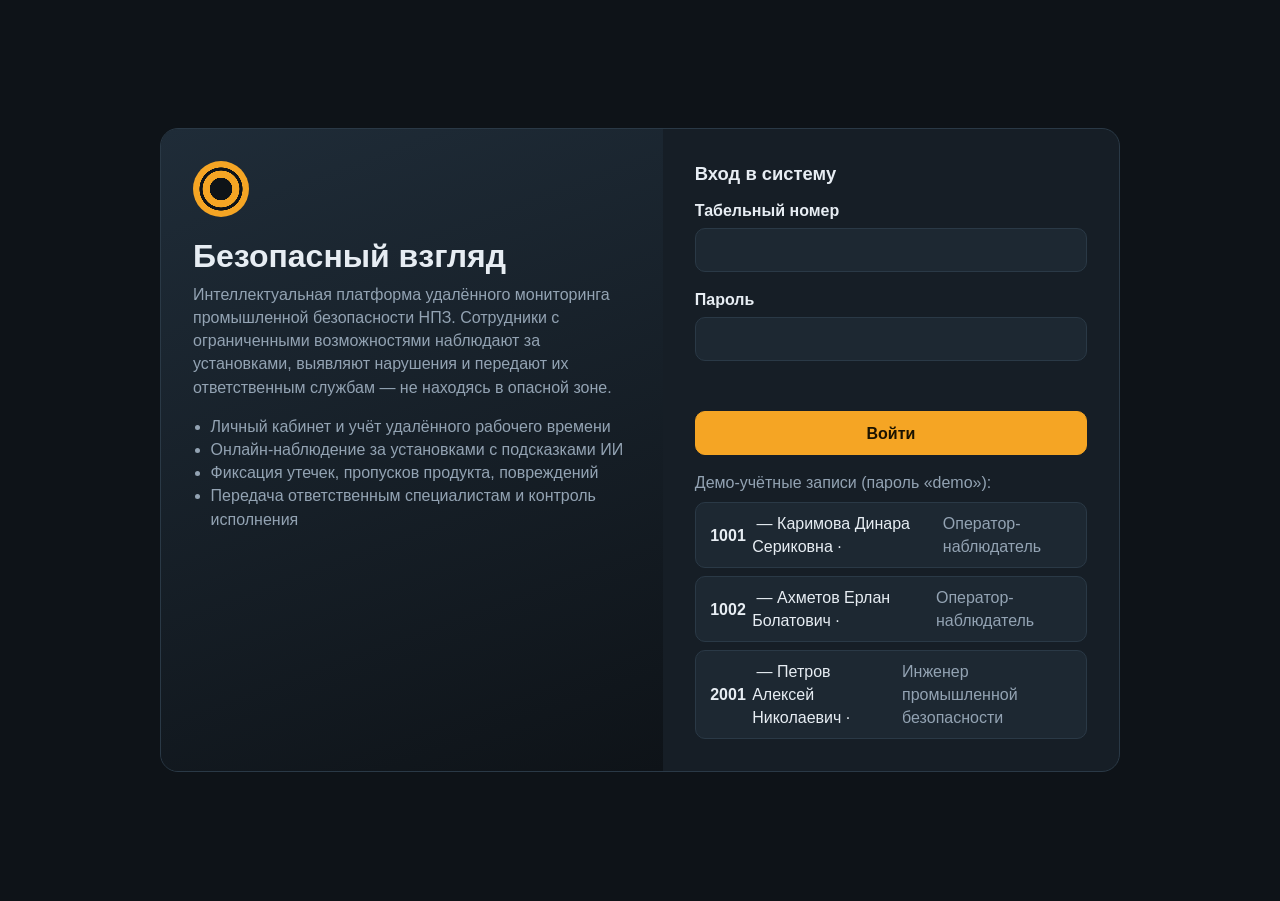
<file: bezopasnyi-vzglyad/index.html>
<!doctype html>
<html lang="ru">
<head>
<meta charset="utf-8">
<meta name="viewport" content="width=device-width, initial-scale=1">
<title>Безопасный взгляд</title>
<meta name="description" content="Платформа удалённого мониторинга промышленной безопасности НПЗ и учёта удалённого рабочего времени для сотрудников с ограниченными возможностями">
<style>
:root{
  --fs:1;
  --bg:#0e1318; --panel:#161e26; --panel2:#1d2832; --line:#2a3946; --text:#e7edf3; --muted:#93a3b3;
  --accent:#f5a524; --accent-ink:#1b1300; --ok:#3fb950; --bad:#ff5c52; --info:#58a6ff; --violet:#b48cff;
  --focus:#ffd400; --radius:12px;
}
:root[data-contrast="high"]{
  --bg:#000; --panel:#000; --panel2:#0b0b0b; --line:#fff; --text:#fff; --muted:#e6e6e6;
  --accent:#ffeb00; --accent-ink:#000; --ok:#00ff6a; --bad:#ff4040; --info:#5cc8ff; --violet:#ff9cff; --focus:#00ffff;
}
*{box-sizing:border-box}
html{font-size:calc(16px * var(--fs))}
body{margin:0;background:var(--bg);color:var(--text);font-family:"Segoe UI",Roboto,Arial,sans-serif;line-height:1.45;min-height:100vh}
:root[data-motion="reduce"] *{transition:none!important;animation:none!important}
a{color:var(--info)}
h1{font-size:1.6rem;margin:0 0 .25rem}
h2{font-size:1.15rem;margin:0 0 .75rem}
h3{font-size:1rem;margin:0 0 .5rem}
p{margin:.25rem 0 .75rem}
.muted{color:var(--muted)}
.skip{position:absolute;left:-999px;top:0;background:var(--accent);color:var(--accent-ink);padding:.5rem 1rem;z-index:100}
.skip:focus{left:8px}
:focus-visible{outline:3px solid var(--focus);outline-offset:2px}
button,select,input,textarea{font:inherit;color:inherit}
.btn{display:inline-flex;align-items:center;gap:.4rem;justify-content:center;background:var(--panel2);border:1px solid var(--line);border-radius:10px;padding:.55rem .9rem;cursor:pointer;min-height:44px;text-decoration:none;color:var(--text)}
.btn:hover{border-color:var(--muted)}
.btn.primary{background:var(--accent);color:var(--accent-ink);border-color:var(--accent);font-weight:600}
.btn.danger{background:var(--bad);border-color:var(--bad);color:#fff;font-weight:600}
.btn.ok{background:var(--ok);border-color:var(--ok);color:#03140a;font-weight:600}
.btn.sm{min-height:34px;padding:.3rem .6rem;font-size:.9rem}
.btn[disabled]{opacity:.45;cursor:not-allowed}
.btn[aria-pressed="true"]{background:var(--accent);color:var(--accent-ink);border-color:var(--accent)}
input[type=text],input[type=password],select,textarea{background:var(--panel2);border:1px solid var(--line);border-radius:10px;padding:.55rem .7rem;min-height:44px;width:100%}
textarea{min-height:110px;resize:vertical}
label{display:block;font-weight:600;margin:0 0 .35rem}
.field{margin-bottom:1rem}
.panel{background:var(--panel);border:1px solid var(--line);border-radius:var(--radius);padding:1.1rem}
.row{display:flex;gap:.6rem;flex-wrap:wrap;align-items:center}
.spacer{flex:1}

/* Header */
header.top{position:sticky;top:0;z-index:20;background:color-mix(in srgb,var(--bg) 92%,transparent);backdrop-filter:blur(6px);border-bottom:1px solid var(--line)}
.top-in{display:flex;align-items:center;gap:1rem;padding:.6rem 1rem;flex-wrap:wrap;max-width:1500px;margin:0 auto}
.brand{display:flex;align-items:center;gap:.6rem;font-weight:700;font-size:1.1rem;text-decoration:none;color:var(--text)}
.brand-mark{width:34px;height:34px;border-radius:50%;background:radial-gradient(circle at 50% 50%,var(--bg) 0 28%,var(--accent) 29% 46%,var(--bg) 47% 54%,var(--accent) 55% 100%);flex:none}
.brand small{display:block;font-weight:400;color:var(--muted);font-size:.72rem}
nav.main{display:flex;gap:.25rem;flex-wrap:wrap}
nav.main a{padding:.5rem .8rem;border-radius:10px;text-decoration:none;color:var(--muted);font-weight:600;position:relative}
nav.main a[aria-current="page"]{background:var(--panel2);color:var(--text);box-shadow:inset 0 -3px 0 var(--accent)}
.badge{display:inline-block;min-width:1.3em;padding:0 .35em;border-radius:99px;background:var(--bad);color:#fff;font-size:.72rem;text-align:center;margin-left:.3rem}
.shift-chip{display:flex;align-items:center;gap:.5rem;padding:.35rem .7rem;border-radius:99px;border:1px solid var(--line);font-variant-numeric:tabular-nums;font-size:.9rem}
.dot{width:10px;height:10px;border-radius:50%;background:var(--muted);flex:none}
.dot.on{background:var(--ok);box-shadow:0 0 0 4px color-mix(in srgb,var(--ok) 25%,transparent)}
.dot.pause{background:var(--accent)}
.a11y{display:flex;gap:.25rem}
.a11y .btn{min-width:44px;padding:.3rem .5rem}
main{max-width:1500px;margin:0 auto;padding:1.2rem 1rem 3rem}
.banner{display:flex;gap:.8rem;align-items:center;flex-wrap:wrap;padding:.7rem 1rem;border-radius:10px;border:1px solid var(--accent);background:color-mix(in srgb,var(--accent) 12%,transparent);margin-bottom:1rem}

/* Login */
.login-wrap{min-height:100vh;display:grid;place-items:center;padding:1rem}
.login{width:min(960px,100%);display:grid;grid-template-columns:1.1fr 1fr;gap:0;border:1px solid var(--line);border-radius:18px;overflow:hidden;background:var(--panel)}
.login-hero{padding:2rem;background:linear-gradient(160deg,#1f2c38,#0e1318);position:relative}
:root[data-contrast="high"] .login-hero{background:#000;border-right:1px solid #fff}
.login-hero h1{font-size:2rem;margin-top:1rem}
.login-hero ul{padding-left:1.1rem;color:var(--muted)}
.login-form{padding:2rem}
.demo-acc{display:grid;gap:.5rem;margin-top:1rem}
.demo-acc button{text-align:left;justify-content:flex-start}
.err{color:var(--bad);font-weight:600;min-height:1.4em}

/* Cabinet */
.cab{display:grid;grid-template-columns:repeat(12,1fr);gap:1rem}
.c4{grid-column:span 4}.c5{grid-column:span 5}.c7{grid-column:span 7}.c8{grid-column:span 8}.c6{grid-column:span 6}.c12{grid-column:span 12}
.avatar{width:64px;height:64px;border-radius:50%;background:var(--accent);color:var(--accent-ink);display:grid;place-items:center;font-weight:700;font-size:1.4rem;flex:none}
dl.kv{display:grid;grid-template-columns:auto 1fr;gap:.3rem 1rem;margin:.8rem 0 0}
dl.kv dt{color:var(--muted)} dl.kv dd{margin:0}
.timer{font-size:3rem;font-weight:700;font-variant-numeric:tabular-nums;letter-spacing:.02em;margin:.3rem 0}
.tiles{display:grid;grid-template-columns:repeat(auto-fit,minmax(120px,1fr));gap:.6rem}
.tile{background:var(--panel2);border:1px solid var(--line);border-radius:10px;padding:.7rem}
.tile b{display:block;font-size:1.7rem;font-variant-numeric:tabular-nums}
.tile span{color:var(--muted);font-size:.85rem}
table{width:100%;border-collapse:collapse;font-size:.95rem}
th,td{text-align:left;padding:.5rem .6rem;border-bottom:1px solid var(--line);vertical-align:top}
th{color:var(--muted);font-weight:600}
.tbl-wrap{overflow-x:auto}
.notif{display:flex;gap:.6rem;padding:.55rem 0;border-bottom:1px solid var(--line)}
.notif:last-child{border-bottom:0}
.notif.new{font-weight:600}

/* Status / severity tags */
.tag{display:inline-block;padding:.1rem .5rem;border-radius:99px;font-size:.8rem;font-weight:600;border:1px solid currentColor;white-space:nowrap}
.st-sent{color:var(--info)} .st-work{color:var(--accent)} .st-conf{color:var(--violet)} .st-rej{color:var(--muted)} .st-done{color:var(--ok)}
.sv-low{color:var(--ok)} .sv-mid{color:var(--accent)} .sv-high{color:#ff8a3d} .sv-crit{color:#fff;background:var(--bad);border-color:var(--bad)}
.overdue{color:#fff;background:var(--bad);border-color:var(--bad)}

/* Monitor */
.toolbar{display:flex;gap:1rem;align-items:flex-end;flex-wrap:wrap;margin-bottom:1rem}
.mon-wrap{display:grid;grid-template-columns:1fr 320px;gap:1rem;align-items:start}
.grid{display:grid;gap:.8rem}
.grid.g6{grid-template-columns:repeat(3,1fr)}
.grid.g4{grid-template-columns:repeat(2,1fr)}
.grid.g1{grid-template-columns:1fr}
.cam-card{background:var(--panel);border:1px solid var(--line);border-radius:var(--radius);overflow:hidden;display:flex;flex-direction:column}
.cam-card.sel{border-color:var(--accent);box-shadow:0 0 0 2px var(--accent)}
.cam-card.alarm{border-color:var(--bad)}
.screen{position:relative;background:#000;aspect-ratio:16/9}
.screen canvas{width:100%;height:100%;display:block}
.screen::after{content:"";position:absolute;inset:0;pointer-events:none;background:repeating-linear-gradient(0deg,rgba(0,0,0,.12) 0 1px,transparent 1px 3px)}
.paused-tag{position:absolute;left:50%;top:50%;transform:translate(-50%,-50%);background:rgba(0,0,0,.7);padding:.3rem .8rem;border-radius:8px;font-weight:700;display:none;z-index:2}
.cam-card.paused .paused-tag{display:block}
.cam-meta{padding:.55rem .75rem 0;display:flex;flex-direction:column}
.cam-meta span{color:var(--muted);font-size:.85rem}
.tele{display:flex;gap:.35rem;flex-wrap:wrap;padding:.5rem .75rem}
.tv{font-size:.78rem;padding:.15rem .45rem;border-radius:6px;background:var(--panel2);border:1px solid var(--line);font-variant-numeric:tabular-nums}
.tv.bad{border-color:var(--bad);color:#fff;background:color-mix(in srgb,var(--bad) 55%,transparent)}
.cam-actions{display:flex;gap:.4rem;padding:0 .75rem .75rem;margin-top:auto}
.cam-actions .btn{flex:1}
.cam-actions .btn.icon{flex:0 0 44px}
.hints .hint{border:1px solid var(--accent);border-radius:10px;padding:.7rem;margin-bottom:.6rem;background:color-mix(in srgb,var(--accent) 8%,transparent)}
.hint .row{margin-top:.5rem}
.legend li{margin:.25rem 0}

/* Report */
.report-grid{display:grid;grid-template-columns:1fr 1fr;gap:1rem;align-items:start}
.types{display:grid;grid-template-columns:repeat(auto-fill,minmax(150px,1fr));gap:.5rem;border:0;padding:0;margin:0 0 1rem}
.types legend,.sev legend{font-weight:600;margin-bottom:.4rem;padding:0}
.opt{position:relative}
.opt input{position:absolute;opacity:0;inset:0;width:100%;height:100%;margin:0;cursor:pointer}
.opt span{display:flex;gap:.5rem;align-items:center;padding:.6rem .7rem;border:1px solid var(--line);border-radius:10px;background:var(--panel2);min-height:52px;font-weight:600;font-size:.92rem}
.opt input:checked + span{border-color:var(--accent);box-shadow:0 0 0 2px var(--accent);background:color-mix(in srgb,var(--accent) 14%,var(--panel2))}
.opt input:focus-visible + span{outline:3px solid var(--focus);outline-offset:2px}
.ico{font-size:1.25rem}
.sev{display:flex;gap:.5rem;flex-wrap:wrap;border:0;padding:0;margin:0 0 1rem}
.sev .opt{flex:1;min-width:110px}
.snap{position:relative;background:#000;border-radius:10px;overflow:hidden;aspect-ratio:16/9;cursor:crosshair;border:1px solid var(--line)}
.snap img{width:100%;height:100%;display:block;object-fit:cover}
.snap .empty{position:absolute;inset:0;display:grid;place-items:center;color:var(--muted);text-align:center;padding:1rem;cursor:default}
.marker{position:absolute;width:56px;height:56px;margin:-28px 0 0 -28px;border:3px solid var(--bad);border-radius:50%;box-shadow:0 0 0 3px rgba(0,0,0,.6),0 0 18px var(--bad);pointer-events:none}
.marker::after{content:"!";position:absolute;inset:0;display:grid;place-items:center;font-weight:800;color:#fff;text-shadow:0 0 4px #000}
.route{padding:.7rem;border-radius:10px;background:var(--panel2);border:1px dashed var(--line);margin-bottom:1rem}

/* Kanban */
.kanban{display:grid;grid-template-columns:repeat(5,minmax(220px,1fr));gap:.8rem;overflow-x:auto;padding-bottom:.5rem}
.col{background:var(--panel);border:1px solid var(--line);border-radius:var(--radius);padding:.7rem;min-height:200px}
.col h2{font-size:1rem;display:flex;justify-content:space-between}
.card{display:block;width:100%;text-align:left;background:var(--panel2);border:1px solid var(--line);border-radius:10px;padding:.6rem;margin-bottom:.55rem;cursor:pointer}
.card:hover{border-color:var(--muted)}
.card .thumb{width:100%;aspect-ratio:16/9;object-fit:cover;border-radius:6px;margin:.4rem 0;display:block;background:#000}
.card small{color:var(--muted);display:block}
.timeline{list-style:none;padding:0;margin:0;border-left:2px solid var(--line)}
.timeline li{padding:.2rem 0 .6rem 1rem;position:relative}
.timeline li::before{content:"";position:absolute;left:-7px;top:.5rem;width:12px;height:12px;border-radius:50%;background:var(--accent)}
.comment{background:var(--panel2);border-radius:10px;padding:.5rem .7rem;margin-bottom:.5rem}

/* Modal / toast */
.modal-bg{position:fixed;inset:0;background:rgba(0,0,0,.72);display:none;align-items:flex-start;justify-content:center;z-index:50;padding:2rem 1rem;overflow-y:auto}
.modal-bg.open{display:flex}
.modal{background:var(--panel);border:1px solid var(--line);border-radius:16px;width:min(1100px,100%);padding:1.2rem}
.modal-head{display:flex;align-items:center;gap:1rem;margin-bottom:1rem}
.toasts{position:fixed;right:1rem;bottom:1rem;display:flex;flex-direction:column;gap:.5rem;z-index:60;max-width:min(420px,calc(100vw - 2rem))}
.toast{background:var(--panel2);border:1px solid var(--line);border-left:5px solid var(--info);border-radius:10px;padding:.7rem .9rem;box-shadow:0 8px 24px rgba(0,0,0,.4)}
.toast.bad{border-left-color:var(--bad)} .toast.ok{border-left-color:var(--ok)} .toast.warn{border-left-color:var(--accent)}
.sr{position:absolute;width:1px;height:1px;overflow:hidden;clip:rect(0 0 0 0)}
.detail-grid{display:grid;grid-template-columns:1.3fr 1fr;gap:1rem}

@media (max-width:1150px){.grid.g6{grid-template-columns:repeat(2,1fr)}.c4,.c5,.c7,.c8,.c6{grid-column:span 12}}
@media (max-width:1000px){.mon-wrap,.report-grid,.detail-grid{grid-template-columns:1fr}.login{grid-template-columns:1fr}}
@media (max-width:640px){.grid.g6,.grid.g4{grid-template-columns:1fr}.timer{font-size:2.3rem}h1{font-size:1.35rem}.top-in{gap:.5rem}}
</style>
</head>
<body>
<a class="skip" href="#main">Перейти к содержимому</a>
<div id="app"></div>
<div class="modal-bg" id="modalBg" role="dialog" aria-modal="true" aria-labelledby="modalTitle"><div class="modal" id="modal"></div></div>
<div class="toasts" id="toasts" aria-live="polite"></div>
<div class="sr" id="live" aria-live="assertive"></div>

<script>
/* ================= Хранилище ================= */
const store={
  get(k,d){try{const v=localStorage.getItem('bv_'+k);return v?JSON.parse(v):d}catch(e){return d}},
  set(k,v){try{localStorage.setItem('bv_'+k,JSON.stringify(v))}catch(e){console.warn('storage',e)}}
};
const esc=s=>String(s==null?'':s).replace(/[&<>"']/g,c=>({'&':'&amp;','<':'&lt;','>':'&gt;','"':'&quot;',"'":'&#39;'}[c]));
const $=(s,r=document)=>r.querySelector(s);
const $$=(s,r=document)=>[...r.querySelectorAll(s)];
const pad=n=>String(n).padStart(2,'0');
const fmtDur=ms=>{ms=Math.max(0,ms);const s=Math.floor(ms/1000);return pad(Math.floor(s/3600))+':'+pad(Math.floor(s%3600/60))+':'+pad(s%60)};
const fmtH=ms=>(ms/3600000).toFixed(1).replace('.',',')+' ч';
const fmtDT=t=>new Date(t).toLocaleString('ru-RU',{day:'2-digit',month:'2-digit',year:'numeric',hour:'2-digit',minute:'2-digit'});
const fmtT=t=>new Date(t).toLocaleTimeString('ru-RU');
const ago=t=>{const m=Math.round((Date.now()-t)/60000);if(m<1)return'только что';if(m<60)return m+' мин назад';const h=Math.round(m/60);if(h<24)return h+' ч назад';return Math.round(h/24)+' дн назад'};

/* ================= Справочники ================= */
const USERS={
  '1001':{pass:'demo',role:'operator',name:'Каримова Динара Сериковна',pos:'Оператор-наблюдатель',curator:'Иванов С. П.',group:'Группа удалённого наблюдения №1',note:'Нарушение слуха — включены текстовые и световые оповещения'},
  '1002':{pass:'demo',role:'operator',name:'Ахметов Ерлан Болатович',pos:'Оператор-наблюдатель',curator:'Иванов С. П.',group:'Группа удалённого наблюдения №1',note:'Ограничение подвижности — работа с клавиатуры'},
  '2001':{pass:'demo',role:'specialist',name:'Петров Алексей Николаевич',pos:'Инженер промышленной безопасности',curator:'—',group:'Отдел промышленной безопасности',note:'Ответственный специалист'}
};
const CAMS=[
  {id:'CAM-01',unit:'ЭЛОУ-АВТ-6',name:'Колонна К-1, северная сторона',scene:'column'},
  {id:'CAM-02',unit:'Резервуарный парк',name:'Резервуары РВС-5000 №3–5',scene:'tanks'},
  {id:'CAM-03',unit:'Межцеховая эстакада',name:'Трубопроводы, участок 12',scene:'rack'},
  {id:'CAM-04',unit:'Каталитический риформинг',name:'Печь П-1 и реакторы Р-1…Р-3',scene:'reactor'},
  {id:'CAM-05',unit:'Эстакада налива',name:'Налив в ж/д цистерны, пост 2',scene:'loading'},
  {id:'CAM-06',unit:'Факельное хозяйство',name:'Факел высокого давления',scene:'flare'}
];
const camById=id=>CAMS.find(c=>c.id===id);
const TYPES={
  leak:{t:'Утечка продукта',i:'💧'},
  steam:{t:'Пропуск (парение) продукта',i:'♨️'},
  pipe:{t:'Повреждение трубопровода',i:'🔧'},
  equip:{t:'Повреждение оборудования / установки',i:'🏭'},
  fire:{t:'Возгорание / дым',i:'🔥'},
  ppe:{t:'Нарушение ТБ персоналом',i:'⛑️'},
  other:{t:'Прочее',i:'❓'}
};
const SEV={low:{t:'Низкий',c:'sv-low',sla:240},mid:{t:'Средний',c:'sv-mid',sla:60},high:{t:'Высокий',c:'sv-high',sla:15},crit:{t:'Критический',c:'sv-crit',sla:5}};
const DEPTS={
  mech:{name:'Служба механика установки',person:'Механик смены'},
  pb:{name:'Отдел промышленной безопасности',person:'Инженер ПБ'},
  toir:{name:'Служба ТОиР',person:'Мастер по ремонту'},
  unit:{name:'Начальник установки',person:'Начальник смены'},
  fire:{name:'Пожарная часть / диспетчер НПЗ',person:'Дежурный диспетчер'},
  ot:{name:'Отдел ОТ и ТБ',person:'Специалист по охране труда'},
  disp:{name:'Диспетчерская НПЗ',person:'Дежурный диспетчер'}
};
const ROUTE={leak:['mech','pb'],steam:['unit','mech'],pipe:['toir','pb'],equip:['toir','unit'],fire:['fire','pb'],ppe:['ot','unit'],other:['disp']};
const STATUSES=[['Передано','st-sent'],['В работе','st-work'],['Подтверждено','st-conf'],['Отклонено','st-rej'],['Устранено','st-done']];
const stCls=s=>(STATUSES.find(x=>x[0]===s)||['','st-sent'])[1];
const ANOM2TYPE={leak:'leak',steam:'steam',damage:'pipe',smoke:'fire',ppe:'ppe'};
const AI_LABEL={leak:'возможная утечка',steam:'парение / пропуск',damage:'повреждение',smoke:'дым',ppe:'нет каски'};

/* ================= Сцены видеонаблюдения (имитация) ================= */
const W=640,H=360,GY=292;
const SPOTS={
  column:[{x:240,y:230},{x:420,y:250},{x:140,y:250},{x:330,y:230}],
  tanks:[{x:135,y:272},{x:315,y:272},{x:495,y:272},{x:400,y:300}],
  rack:[{x:150,y:160},{x:330,y:205},{x:500,y:140},{x:420,y:230}],
  reactor:[{x:150,y:150},{x:320,y:255},{x:410,y:200},{x:250,y:200}],
  loading:[{x:200,y:205},{x:400,y:205},{x:300,y:250}],
  flare:[{x:250,y:282},{x:430,y:268},{x:360,y:240}]
};
const SCENE_TYPES={column:['leak','steam','damage','ppe'],tanks:['leak','damage','ppe','smoke'],rack:['leak','steam','damage','ppe'],reactor:['steam','leak','smoke','damage','ppe'],loading:['leak','steam','ppe'],flare:['leak','damage','ppe','smoke']};

function cyl(c,x,y,w,h,c1,c2){const g=c.createLinearGradient(x,0,x+w,0);g.addColorStop(0,c2);g.addColorStop(.38,c1);g.addColorStop(1,c2);c.fillStyle=g;c.fillRect(x,y,w,h)}
function dome(c,cx,y,rx,col){c.fillStyle=col||'#a9b2ba';c.beginPath();c.ellipse(cx,y,rx,rx*.55,0,Math.PI,0);c.fill()}
function hpipe(c,x1,x2,y,d,col){c.fillStyle=col;c.fillRect(x1,y-d/2,x2-x1,d);const g=c.createLinearGradient(0,y-d/2,0,y+d/2);g.addColorStop(0,'rgba(0,0,0,.35)');g.addColorStop(.3,'rgba(255,255,255,.25)');g.addColorStop(1,'rgba(0,0,0,.5)');c.fillStyle=g;c.fillRect(x1,y-d/2,x2-x1,d)}
function vpipe(c,x,y1,y2,d,col){c.fillStyle=col;c.fillRect(x-d/2,y1,d,y2-y1);const g=c.createLinearGradient(x-d/2,0,x+d/2,0);g.addColorStop(0,'rgba(0,0,0,.4)');g.addColorStop(.35,'rgba(255,255,255,.25)');g.addColorStop(1,'rgba(0,0,0,.5)');c.fillStyle=g;c.fillRect(x-d/2,y1,d,y2-y1)}
function puffs(c,x,y,t,n,rgb,spread,rise,speed,size){for(let i=0;i<n;i++){const p=((t/1000)*speed+i/n)%1;const px=x+Math.sin(i*12.9+t/900)*spread*p;const py=y-rise*p;const r=(size||4)+p*18;c.fillStyle='rgba('+rgb+','+((1-p)*.55).toFixed(3)+')';c.beginPath();c.arc(px,py,r,0,7);c.fill()}}
function person(c,x,t,helmet){const gy=GY+4;const sw=Math.sin(t/180)*4;c.strokeStyle='#2b3440';c.lineWidth=3;c.beginPath();c.moveTo(x,gy-14);c.lineTo(x-3+sw,gy);c.moveTo(x,gy-14);c.lineTo(x+3-sw,gy);c.stroke();c.fillStyle='#ff7a1a';c.fillRect(x-5,gy-28,10,15);c.fillStyle='#e8f0a0';c.fillRect(x-5,gy-22,10,2);c.fillStyle='#d7a37c';c.beginPath();c.arc(x,gy-32,4.5,0,7);c.fill();if(helmet){c.fillStyle='#f4f4f4';c.beginPath();c.ellipse(x,gy-34,6,4,0,Math.PI,0);c.fill();c.fillRect(x-7,gy-34,14,1.5)}}

function bg(c,scene){
  const g=c.createLinearGradient(0,0,0,GY);
  if(scene==='flare'){g.addColorStop(0,'#141c27');g.addColorStop(1,'#33404e')}else{g.addColorStop(0,'#5d7387');g.addColorStop(1,'#a7b3bd')}
  c.fillStyle=g;c.fillRect(0,0,W,GY);
  c.fillStyle='#474b4e';c.fillRect(0,GY,W,H-GY);
  c.fillStyle='rgba(255,255,255,.05)';for(let x=0;x<W;x+=40)c.fillRect(x,GY,1,H-GY);
  c.fillStyle='#5a5f63';c.fillRect(0,GY,W,3);
}
const SCENES={
  column(c,t){
    c.fillStyle='#4f5a65';for(let x=90;x<=360;x+=45)c.fillRect(x,120,3,172);for(let y=140;y<290;y+=40)c.fillRect(90,y,273,3);
    cyl(c,120,72,40,220,'#c9d0d6','#6d7782');dome(c,140,72,20);
    cyl(c,190,52,56,240,'#c9d0d6','#6d7782');dome(c,218,52,28);
    cyl(c,290,102,36,190,'#c9d0d6','#6d7782');dome(c,308,102,18);
    c.fillStyle='#d9a23a';[[120,40,110],[120,40,170],[190,56,90],[190,56,150],[190,56,210],[290,36,160]].forEach(([x,w,y])=>c.fillRect(x-4,y,w+8,2));
    vpipe(c,165,90,230,6,'#7f8c99');vpipe(c,255,70,250,6,'#a8682e');
    hpipe(c,60,620,230,12,'#a8682e');hpipe(c,60,620,250,10,'#7f8c99');
    [[400,272],[480,272]].forEach(([x,y])=>{c.save();const g=c.createLinearGradient(0,y-12,0,y+12);g.addColorStop(0,'#6d7782');g.addColorStop(.4,'#c9d0d6');g.addColorStop(1,'#59626b');c.fillStyle=g;c.fillRect(x,y-12,70,24);c.restore()});
    cyl(c,515,30,22,262,'#c3c9cf','#5d6670');c.fillStyle='#c0392b';[40,80].forEach(y=>c.fillRect(515,y,22,12));
    puffs(c,526,28,t,10,'235,235,235',22,80,.18,5);
  },
  tanks(c,t){
    c.fillStyle='#53585c';c.fillRect(30,GY-6,580,8);
    const tank=(x,y,w,h)=>{cyl(c,x,y,w,h,'#dde1e4','#7c848c');c.fillStyle='rgba(0,0,0,.1)';for(let i=1;i<5;i++)c.fillRect(x,y+i*h/5,w,2);c.fillStyle='#9aa1a8';c.beginPath();c.ellipse(x+w/2,y,w/2,9,0,Math.PI,0);c.fill();c.strokeStyle='#d9a23a';c.lineWidth=2;c.beginPath();c.moveTo(x+w-8,y+h);c.lineTo(x+w*.45,y);c.stroke();c.fillStyle='#2d5f8a';c.font='bold 14px sans-serif';c.fillText(['РВС-3','РВС-4','РВС-5'][Math.round((x-60)/180)]||'',x+w/2-22,y+h/2)};
    tank(60,150,150,135);tank(240,140,150,145);tank(420,150,150,135);
    hpipe(c,20,620,300,9,'#7f8c99');hpipe(c,20,620,312,7,'#a8682e');
    c.fillStyle='#e74c3c';if(Math.floor(t/700)%2)c.fillRect(612,120,6,6);
  },
  rack(c,t){
    c.fillStyle='#4a5560';for(let x=40;x<620;x+=95){c.fillRect(x,110,5,182);c.fillRect(x+40,110,5,182);c.fillRect(x-4,150,53,4);c.fillRect(x-4,195,53,4);c.fillRect(x-4,240,53,4)}
    hpipe(c,0,W,140,14,'#a8682e');hpipe(c,0,W,160,10,'#c9d0d6');hpipe(c,0,W,183,8,'#e0b23e');hpipe(c,0,W,205,16,'#7f8c99');hpipe(c,0,W,230,12,'#4c8a5c');
    c.fillStyle='rgba(0,0,0,.45)';for(let x=110;x<W;x+=150){[140,160,205,230].forEach(y=>c.fillRect(x,y-10,5,20))}
    person(c,120+((t/60)%420),t,true);
  },
  reactor(c,t){
    c.fillStyle='#6b5a50';c.fillRect(50,130,180,162);c.fillStyle='#4e423b';c.fillRect(50,130,180,10);
    for(let i=0;i<6;i++){const f=150+Math.floor(Math.random()*70);c.fillStyle='rgba(255,'+f+',40,.9)';c.fillRect(66+i*27,215,14,22)}
    cyl(c,128,40,24,90,'#9aa1a8','#4d555c');puffs(c,140,38,t,8,'200,200,200',16,55,.12,4);
    cyl(c,290,140,50,152,'#c9d0d6','#6d7782');dome(c,315,140,25);
    cyl(c,370,118,50,174,'#c9d0d6','#6d7782');dome(c,395,118,25);
    cyl(c,450,150,50,142,'#c9d0d6','#6d7782');dome(c,475,150,25);
    hpipe(c,230,560,200,10,'#7f8c99');hpipe(c,230,560,255,10,'#a8682e');vpipe(c,540,120,255,8,'#a8682e');
  },
  loading(c,t){
    c.fillStyle='#5a4a3a';for(let x=0;x<W;x+=18)c.fillRect(x,312,10,6);c.fillStyle='#8a8f94';c.fillRect(0,309,W,3);c.fillRect(0,320,W,3);
    for(let i=0;i<3;i++){const x=60+i*190;c.fillStyle='#262a2e';c.beginPath();c.roundRect(x,250,170,50,22);c.fill();c.fillStyle='#33383d';c.fillRect(x+75,240,22,12);c.fillStyle='#111';c.beginPath();c.arc(x+30,306,7,0,7);c.arc(x+140,306,7,0,7);c.fill();c.fillStyle='#e0b23e';c.font='bold 12px sans-serif';c.fillText('НЕФТЕПРОДУКТ',x+38,282)}
    c.fillStyle='#50606e';c.fillRect(130,120,8,172);c.fillRect(470,120,8,172);c.fillRect(126,120,356,10);c.fillRect(126,185,356,6);
    c.fillStyle='#d9a23a';c.fillRect(126,180,356,3);
    c.strokeStyle='#9aa4ad';c.lineWidth=5;[[200,205],[400,205]].forEach(([x])=>{c.beginPath();c.moveTo(x,190);c.lineTo(x-14,215);c.lineTo(x-14,242);c.stroke()});
    hpipe(c,0,W,140,10,'#a8682e');
    c.fillStyle=Math.floor(t/500)%2?'#2ecc71':'#145a32';c.fillRect(300,132,10,10);
    person(c,560-((t/80)%120),t,true);
  },
  flare(c,t){
    c.strokeStyle='rgba(180,190,200,.5)';c.lineWidth=1;c.beginPath();[[160,GY],[480,GY],[230,GY],[410,GY]].forEach(([x,y])=>{c.moveTo(320,90);c.lineTo(x,y)});c.stroke();
    cyl(c,312,62,16,230,'#c3c9cf','#5d6670');c.fillStyle='#c0392b';for(let y=70;y<290;y+=40)c.fillRect(312,y,16,18);
    const gl=c.createRadialGradient(320,45,5,320,45,120);gl.addColorStop(0,'rgba(255,170,60,.55)');gl.addColorStop(1,'rgba(255,120,30,0)');c.fillStyle=gl;c.fillRect(180,0,280,180);
    for(let i=0;i<9;i++){const j=Math.sin(t/90+i*1.7)*5;c.fillStyle=['#fff3b0','#ffd45c','#ff9f2e','#ff6a1a'][i%4];c.globalAlpha=.75;c.beginPath();c.ellipse(320+j,52-i*3,9+i*1.4,18+i*2.6+Math.sin(t/70+i)*4,Math.sin(t/300)*.15,0,7);c.fill()}
    c.globalAlpha=1;
    const g=c.createLinearGradient(0,256,0,284);g.addColorStop(0,'#6d7782');g.addColorStop(.4,'#c9d0d6');g.addColorStop(1,'#59626b');c.fillStyle=g;c.beginPath();c.roundRect(390,256,110,28,14);c.fill();
    hpipe(c,328,390,270,9,'#a8682e');hpipe(c,0,312,282,10,'#7f8c99');
  }
};
function anomPos(a,t){return a.type==='ppe'?{x:a.x+Math.sin((t-a.start)/2500)*40,y:GY-14}:{x:a.x,y:a.y}}
function drawAnom(c,a,t){
  const p=anomPos(a,t),g=Math.min(1,Math.max(0,(t-a.start)/15000));
  if(a.type==='leak'){const py=Math.min(p.y+38,H-20);for(let k=0;k<3;k++){const ph=((t/650)+k/3)%1;c.fillStyle='rgba(40,28,12,.9)';c.beginPath();c.ellipse(p.x,p.y+ph*(py-p.y),2,3.5,0,0,7);c.fill()}c.fillStyle='rgba(30,22,10,.88)';c.beginPath();c.ellipse(p.x,py,10+32*g,3+7*g,0,0,7);c.fill();c.fillStyle='rgba(120,90,200,.25)';c.beginPath();c.ellipse(p.x-4,py-1,6+14*g,1.5+3*g,0,0,7);c.fill()}
  else if(a.type==='steam'){puffs(c,p.x,p.y,t,16,'245,245,245',26,70,.9,3)}
  else if(a.type==='smoke'){puffs(c,p.x,p.y,t,18,'55,55,58',30,130,.25,8)}
  else if(a.type==='damage'){const rg=c.createRadialGradient(p.x,p.y,1,p.x,p.y,16);rg.addColorStop(0,'rgba(120,50,10,.95)');rg.addColorStop(1,'rgba(170,80,20,0)');c.fillStyle=rg;c.beginPath();c.arc(p.x,p.y,16,0,7);c.fill();c.strokeStyle='#120a05';c.lineWidth=2;c.beginPath();c.moveTo(p.x-12,p.y-3);c.lineTo(p.x-5,p.y+3);c.lineTo(p.x,p.y-4);c.lineTo(p.x+6,p.y+3);c.lineTo(p.x+13,p.y-2);c.stroke()}
  else if(a.type==='ppe'){person(c,p.x,t,false)}
}
function aiBox(c,a,t){
  const p=anomPos(a,t),w=a.type==='ppe'?46:96,h=a.type==='ppe'?56:84,x=p.x-w/2,y=a.type==='ppe'?p.y-34:p.y-h/2;
  c.save();c.setLineDash([7,4]);c.lineDashOffset=-t/60;c.strokeStyle='#ffd400';c.lineWidth=2.5;c.strokeRect(x,y,w,h);c.setLineDash([]);
  const label='ИИ: '+AI_LABEL[a.type]+' '+a.conf+'%';c.font='bold 12px sans-serif';const tw=c.measureText(label).width+10;
  const lx=Math.min(Math.max(0,x),W-tw),ly=y<22?y+h:y-18;c.fillStyle='#ffd400';c.fillRect(lx,ly,tw,18);c.fillStyle='#111';c.fillText(label,lx+5,ly+13);c.restore();
}
function overlay(c,cam,t){
  c.fillStyle='rgba(0,0,0,.55)';c.fillRect(8,8,250,22);c.fillRect(W-208,8,200,22);
  c.font='bold 13px Consolas,monospace';c.fillStyle='#fff';c.fillText(cam.id+' · '+cam.unit,14,23);
  c.fillStyle=Math.floor(t/600)%2?'#ff3b30':'#7a1d18';c.beginPath();c.arc(W-196,19,5,0,7);c.fill();
  c.fillStyle='#fff';const d=new Date(t);c.fillText('REC '+pad(d.getDate())+'.'+pad(d.getMonth()+1)+' '+pad(d.getHours())+':'+pad(d.getMinutes())+':'+pad(d.getSeconds()),W-186,23);
}
function noise(c){for(let i=0;i<60;i++){c.fillStyle='rgba(255,255,255,'+(Math.random()*.06).toFixed(3)+')';c.fillRect(Math.random()*W,Math.random()*H,2,2)}}
function drawScene(c,cam,t,w,anoms,showAI){
  if(anoms===undefined)anoms=anomalies.filter(a=>a.cam===cam.id);
  if(showAI===undefined)showAI=true;
  const s=w/W;c.setTransform(s,0,0,s,0,0);
  bg(c,cam.scene);SCENES[cam.scene](c,t);
  anoms.forEach(a=>drawAnom(c,a,t));
  if(showAI)anoms.forEach(a=>{if(a.ai&&!a.dismissed&&t-a.start>2500)aiBox(c,a,t)});
  noise(c);overlay(c,cam,t);c.setTransform(1,0,0,1,0,0);
}
function snapshot(cam,anoms,t){const cv=document.createElement('canvas');cv.width=480;cv.height=270;drawScene(cv.getContext('2d'),cam,t||Date.now(),480,anoms,false);return cv.toDataURL('image/jpeg',.72)}

/* ================= Телеметрия ================= */
const TELE={
  column:[['Давл. верха','МПа',0.18,0.10,0.25],['Темп. верха','°C',122,100,140],['Газ','%НКПР',3,0,20]],
  tanks:[['Уровень РВС-4','м',9.2,1,11.5],['Темп. продукта','°C',28,5,45],['Газ','%НКПР',2,0,20]],
  rack:[['Давл. линии','МПа',1.6,1.2,2.0],['Расход','м³/ч',240,180,300],['Газ','%НКПР',1,0,20]],
  reactor:[['Т вых. печи','°C',505,470,530],['Давление','МПа',2.4,2.0,2.8],['Газ','%НКПР',2,0,20]],
  loading:[['Расход налива','м³/ч',120,0,160],['Давление','МПа',0.6,0.3,0.9],['Газ','%НКПР',4,0,20]],
  flare:[['Расход на факел','т/ч',3.5,0,12],['Т оголовка','°C',820,600,1100],['Газ','%НКПР',1,0,20]]
};
const tv={};CAMS.forEach(c=>tv[c.id]=TELE[c.scene].map(p=>p[2]));
function updTele(){
  CAMS.forEach(cam=>{const def=TELE[cam.scene],an=anomalies.filter(a=>a.cam===cam.id);
    tv[cam.id]=tv[cam.id].map((v,i)=>{const[, ,nom,mn,mx]=def[i];let target=nom;
      if(i===2&&an.some(a=>['leak','steam','smoke'].includes(a.type)&&Date.now()-a.start>4000))target=mx*1.35;
      if(i===0&&an.some(a=>a.type==='leak'))target=nom*.9;
      return v+(target-v)*.12+(Math.random()-.5)*(mx-mn)*.012})});
}
const fmtV=(v,nom)=>nom<1?v.toFixed(2):nom<10?v.toFixed(1):Math.round(v);
function teleHTML(cam){return TELE[cam.scene].map((p,i)=>{const v=tv[cam.id][i],bad=v<p[3]||v>p[4];return '<span class="tv'+(bad?' bad':'')+'" title="Норма '+p[3]+'–'+p[4]+' '+p[1]+'">'+(bad?'⚠ ':'')+p[0]+': <b>'+fmtV(v,p[2])+'</b> '+p[1]+'</span>'}).join('')}

/* ================= Состояние ================= */
let anomalies=[],nextSpawn=Date.now()+4000,draft=null,view='cabinet',layout='g6',selCam='CAM-01',hintSig='';
const paused=new Set();
let prefs=store.get('prefs',{fs:1,contrast:false,voice:false,motion:false});
let session=store.get('session',null);
let shifts=store.get('shifts',null);
let incidents=store.get('incidents',null);

function seed(){
  const now=Date.now(),H1=3600000,D=86400000;
  if(!shifts){shifts={};Object.keys(USERS).forEach(u=>{shifts[u]={active:null,log:[]};for(let d=4;d>=1;d--){const st=now-d*D-((d%2)*H1);shifts[u].log.push({start:st,end:st+6*H1+(d*7)*60000,breakMs:40*60000})}});store.set('shifts',shifts)}
  if(!incidents){
    const mk=(n,cam,type,sev,an,ago,status,author,desc,dept,hist)=>{const t=now-ago;const c=camById(cam);const sp=SPOTS[c.scene][0];const a={cam,type:an,x:sp.x,y:sp.y,start:t-20000};return{id:'БВ-'+String(n).padStart(4,'0'),cam,unit:c.unit,type,sev,created:t,author,desc,dept,status,snap:snapshot(c,[a],t),mark:{x:sp.x/W,y:(an==='leak'?sp.y+30:sp.y)/H},history:hist(t),comments:[]}};
    incidents=[
      mk(1,'CAM-02','leak','high','leak',2*D,'Устранено','1001','Тёмное пятно продукта под фланцем приёмо-раздаточного патрубка РВС-3, растёт.','mech',t=>[{s:'Передано',t,by:'1001'},{s:'В работе',t:t+6*60000,by:'2001'},{s:'Подтверждено',t:t+40*60000,by:'2001',c:'Подтверждена течь прокладки фланца.'},{s:'Устранено',t:t+3*H1,by:'2001',c:'Прокладка заменена, площадка зачищена.'}]),
      mk(2,'CAM-03','ppe','mid','ppe',D+2*H1,'Подтверждено','1001','Работник у эстакады без защитной каски.','ot',t=>[{s:'Передано',t,by:'1001'},{s:'В работе',t:t+4*60000,by:'2001'},{s:'Подтверждено',t:t+25*60000,by:'2001',c:'Проведён внеплановый инструктаж.'}]),
      mk(3,'CAM-01','steam','low','steam',D-3*H1,'Отклонено','1001','Парение в районе трубопровода под колонной К-2.','unit',t=>[{s:'Передано',t,by:'1001'},{s:'В работе',t:t+10*60000,by:'2001'},{s:'Отклонено',t:t+30*60000,by:'2001',c:'Штатный сброс пара через дренаж, нарушения нет. Спасибо за внимательность!'}]),
      mk(4,'CAM-04','pipe','high','damage',50*60000,'В работе','1001','Очаг коррозии и трещина на линии сырья перед реакторами.','toir',t=>[{s:'Передано',t,by:'1001'},{s:'В работе',t:t+8*60000,by:'2001',c:'Мастер направлен на осмотр.'}]),
      mk(5,'CAM-05','leak','mid','leak',7*60000,'Передано','1002','Капельная течь со стояка налива, пост 2.','mech',t=>[{s:'Передано',t,by:'1002'}])
    ];
    store.set('incidents',incidents);
  }
}
const saveInc=()=>store.set('incidents',incidents);
const saveShifts=()=>store.set('shifts',shifts);
const me=()=>session&&USERS[session.uid];
const nextId=()=>'БВ-'+String(incidents.reduce((m,i)=>Math.max(m,parseInt(i.id.slice(3))),0)+1).padStart(4,'0');

/* ================= Доступность ================= */
function applyPrefs(){const r=document.documentElement;r.style.setProperty('--fs',prefs.fs);r.dataset.contrast=prefs.contrast?'high':'normal';r.dataset.motion=prefs.motion?'reduce':'normal';store.set('prefs',prefs)}
function speak(txt){if(!prefs.voice||!('speechSynthesis' in window))return;try{const u=new SpeechSynthesisUtterance(txt);u.lang='ru-RU';speechSynthesis.speak(u)}catch(e){}}
function announce(txt){const l=$('#live');l.textContent='';setTimeout(()=>l.textContent=txt,50)}
function toast(txt,kind,ms){const d=document.createElement('div');d.className='toast '+(kind||'');d.innerHTML=txt;$('#toasts').appendChild(d);setTimeout(()=>d.remove(),ms||6000)}

/* ================= Учёт рабочего времени ================= */
const myShift=()=>shifts[session.uid]||(shifts[session.uid]={active:null,log:[]});
function workedMs(a,now){now=now||Date.now();const end=a.end||now;const br=(a.breaks||[]).reduce((s,b)=>s+((b.e||now)-b.s),0)+(a.breakMs||0);return end-a.start-br}
const onBreak=()=>{const a=myShift().active;return a&&a.breaks.length&&!a.breaks[a.breaks.length-1].e};
function shiftAct(act){
  const s=myShift(),now=Date.now();
  if(act==='start'){s.active={start:now,breaks:[]};toast('Смена начата в '+fmtT(now),'ok');speak('Смена начата')}
  else if(act==='break'){if(onBreak()){s.active.breaks[s.active.breaks.length-1].e=now;toast('Перерыв завершён','ok')}else{s.active.breaks.push({s:now,e:null});toast('Перерыв начат. Рекомендуем отдыхать 10 минут каждый час.','warn')}}
  else if(act==='end'){if(onBreak())s.active.breaks[s.active.breaks.length-1].e=now;const a=s.active;const br=a.breaks.reduce((x,b)=>x+(b.e-b.s),0);s.log.push({start:a.start,end:now,breakMs:br});const cnt=incidents.filter(i=>i.author===session.uid&&i.created>=a.start).length;s.active=null;toast('Смена завершена. Отработано '+fmtDur(now-a.start-br)+', замечаний: '+cnt,'ok',9000);speak('Смена завершена')}
  saveShifts();render();
}
function totals(){const s=myShift(),now=Date.now(),d0=new Date();d0.setHours(0,0,0,0);const all=s.log.concat(s.active?[s.active]:[]);
  const sum=from=>all.filter(x=>x.start>=from).reduce((m,x)=>m+workedMs(x,now),0);
  return{today:sum(d0.getTime()),week:sum(now-7*86400000),month:sum(now-30*86400000)}}

/* ================= Маршрутизация ================= */
function render(){
  const u=me();
  if(!u){renderLogin();return}
  view=['cabinet','monitor','report','transfer'].includes(route)?route:'cabinet';
  $('#app').innerHTML=headerHTML()+'<main id="main" tabindex="-1">'+({cabinet:cabinetHTML,monitor:monitorHTML,report:reportHTML,transfer:transferHTML})[view]()+'</main>';
  bindHeader();({cabinet:bindCabinet,monitor:bindMonitor,report:bindReport,transfer:bindTransfer})[view]();
  updHeader();
}
let route=(location.hash||'#cabinet').slice(1);
function go(v){route=v;try{if(location.hash!=='#'+v)history.replaceState(null,'','#'+v)}catch(e){}render();$('#main')&&$('#main').focus({preventScroll:true});scrollTo(0,0)}
window.addEventListener('hashchange',()=>{const h=(location.hash||'#cabinet').slice(1);if(h!==route)go(h)});
document.addEventListener('click',e=>{const a=e.target.closest('a[href^="#"]');if(!a||a.classList.contains('skip')||a.dataset.open)return;const v=a.getAttribute('href').slice(1);if(['cabinet','monitor','report','transfer'].includes(v)){e.preventDefault();go(v)}});

function unseen(){if(!session)return 0;const seen=store.get('seen_'+session.uid,0);return notifs().filter(n=>n.t>seen).length}
function notifs(){const uid=session.uid,u=USERS[uid];const out=[];
  incidents.forEach(i=>i.history.forEach(h=>{if(u.role==='operator'&&i.author===uid&&h.by!==uid)out.push({t:h.t,i,h});if(u.role==='specialist'&&h.s==='Передано')out.push({t:h.t,i,h})}));
  incidents.forEach(i=>(i.comments||[]).forEach(c=>{if(c.by!==uid&&(u.role==='specialist'||i.author===uid))out.push({t:c.t,i,h:{s:'Комментарий',c:c.text,by:c.by}})}));
  return out.sort((a,b)=>b.t-a.t)}

function headerHTML(){
  const u=me(),nav=[['cabinet','Личный кабинет'],['monitor','Онлайн-наблюдение'],['report','Фиксация нарушений'],['transfer','Передача специалистам']];
  const n=unseen();
  return `<header class="top"><div class="top-in">
    <a class="brand" href="#cabinet"><span class="brand-mark" aria-hidden="true"></span><span>Безопасный взгляд<small>Удалённый мониторинг ПБ · НПЗ</small></span></a>
    <nav class="main" aria-label="Основное меню">${nav.map(([k,t])=>`<a href="#${k}" ${view===k?'aria-current="page"':''}>${t}${k==='cabinet'&&n?`<span class="badge" aria-label="${n} новых уведомлений">${n}</span>`:''}${k==='transfer'&&u.role==='specialist'&&incidents.some(i=>i.status==='Передано')?`<span class="badge">${incidents.filter(i=>i.status==='Передано').length}</span>`:''}</a>`).join('')}</nav>
    <span class="spacer"></span>
    <div class="shift-chip" id="shiftChip" aria-live="off"></div>
    <div class="a11y" role="group" aria-label="Настройки доступности">
      <button class="btn sm" data-a="fs-" title="Уменьшить шрифт" aria-label="Уменьшить шрифт">A−</button>
      <button class="btn sm" data-a="fs+" title="Увеличить шрифт" aria-label="Увеличить шрифт">A+</button>
      <button class="btn sm" data-a="contrast" aria-pressed="${prefs.contrast}" title="Высокая контрастность" aria-label="Высокая контрастность">◐</button>
      <button class="btn sm" data-a="voice" aria-pressed="${prefs.voice}" title="Голосовые оповещения" aria-label="Голосовые оповещения">🔊</button>
    </div>
    <button class="btn sm" id="logout" title="Выйти">Выйти</button>
  </div></header>`;
}
function bindHeader(){
  $$('.a11y [data-a]').forEach(b=>b.onclick=()=>{const a=b.dataset.a;
    if(a==='fs+')prefs.fs=Math.min(1.6,+(prefs.fs+.1).toFixed(1));if(a==='fs-')prefs.fs=Math.max(.8,+(prefs.fs-.1).toFixed(1));
    if(a==='contrast')prefs.contrast=!prefs.contrast;if(a==='voice'){prefs.voice=!prefs.voice;if(prefs.voice)speak('Голосовые оповещения включены')}
    applyPrefs();render()});
  $('#logout').onclick=()=>{if(myShift().active&&!confirm('Смена не завершена. Выйти без завершения смены? Время продолжит учитываться.'))return;session=null;store.set('session',null);route='cabinet';render()};
}
function updHeader(){const el=$('#shiftChip');if(!el||!session)return;const a=myShift().active;
  if(!a){el.innerHTML='<span class="dot"></span>Смена не начата'}
  else el.innerHTML=`<span class="dot ${onBreak()?'pause':'on'}"></span>${onBreak()?'Перерыв':'На смене'} · <b>${fmtDur(workedMs(a))}</b>`;
  const tm=$('#bigTimer');if(tm)tm.textContent=a?fmtDur(workedMs(a)):'00:00:00';
}

/* ================= Вход ================= */
function renderLogin(){
  $('#app').innerHTML=`<div class="login-wrap"><div class="login">
    <section class="login-hero"><span class="brand-mark" aria-hidden="true" style="width:56px;height:56px;display:block"></span>
      <h1>Безопасный взгляд</h1>
      <p class="muted">Интеллектуальная платформа удалённого мониторинга промышленной безопасности НПЗ. Сотрудники с ограниченными возможностями наблюдают за установками, выявляют нарушения и передают их ответственным службам — не находясь в опасной зоне.</p>
      <ul><li>Личный кабинет и учёт удалённого рабочего времени</li><li>Онлайн-наблюдение за установками с подсказками ИИ</li><li>Фиксация утечек, пропусков продукта, повреждений</li><li>Передача ответственным специалистам и контроль исполнения</li></ul>
    </section>
    <section class="login-form"><h2>Вход в систему</h2>
      <form id="loginForm" novalidate>
        <div class="field"><label for="lu">Табельный номер</label><input type="text" id="lu" autocomplete="username" inputmode="numeric" required></div>
        <div class="field"><label for="lp">Пароль</label><input type="password" id="lp" autocomplete="current-password" required></div>
        <p class="err" id="lerr" role="alert"></p>
        <button class="btn primary" style="width:100%">Войти</button>
      </form>
      <div class="demo-acc"><p class="muted" style="margin:0">Демо-учётные записи (пароль «demo»):</p>
        ${Object.entries(USERS).map(([k,u])=>`<button class="btn" data-u="${k}"><b>${k}</b>&nbsp;— ${esc(u.name)} · <span class="muted">${esc(u.pos)}</span></button>`).join('')}
      </div>
    </section></div></div>`;
  $$('.demo-acc [data-u]').forEach(b=>b.onclick=()=>{$('#lu').value=b.dataset.u;$('#lp').value='demo';$('#lp').focus()});
  $('#loginForm').onsubmit=e=>{e.preventDefault();const u=$('#lu').value.trim(),p=$('#lp').value;
    if(USERS[u]&&USERS[u].pass===p){session={uid:u,t:Date.now()};store.set('session',session);go('cabinet');toast('Добро пожаловать, '+esc(USERS[u].name.split(' ')[1]||USERS[u].name)+'!','ok')}
    else $('#lerr').textContent='Неверный табельный номер или пароль'};
}

/* ================= 1. Личный кабинет ================= */
function cabinetHTML(){
  const u=me(),uid=session.uid,s=myShift(),a=s.active,tt=totals();
  const mine=u.role==='specialist'?incidents:incidents.filter(i=>i.author===uid);
  const cnt=st=>mine.filter(i=>i.status===st).length;
  const good=cnt('Подтверждено')+cnt('Устранено'),rej=cnt('Отклонено'),acc=good+rej?Math.round(good/(good+rej)*100):0;
  const ns=notifs().slice(0,8),seen=store.get('seen_'+uid,0);
  const initials=u.name.split(' ').slice(0,2).map(x=>x[0]).join('');
  return `<h1>Личный кабинет</h1><p class="muted">${esc(u.group)}</p>
  <div class="cab">
    <section class="panel c4" aria-labelledby="pf"><div class="row"><div class="avatar" aria-hidden="true">${initials}</div><div><h2 id="pf" style="margin:0">${esc(u.name)}</h2><span class="muted">${esc(u.pos)}</span></div></div>
      <dl class="kv"><dt>Табельный №</dt><dd>${uid}</dd><dt>Куратор</dt><dd>${esc(u.curator)}</dd><dt>Камеры</dt><dd>${CAMS.length} установок</dd><dt>Особенности</dt><dd>${esc(u.note)}</dd></dl></section>
    <section class="panel c4" aria-labelledby="sh"><h2 id="sh">Регистр рабочего времени</h2>
      <div class="muted">${a?(onBreak()?'Перерыв':'Смена идёт с '+fmtT(a.start)):'Смена не начата'}</div>
      <div class="timer" id="bigTimer" role="timer" aria-label="Отработано за смену">00:00:00</div>
      <div class="row">
        ${!a?'<button class="btn primary" data-sh="start">▶ Начать смену</button>':`<button class="btn" data-sh="break">${onBreak()?'▶ Продолжить':'⏸ Перерыв'}</button><button class="btn danger" data-sh="end">■ Завершить смену</button>`}
      </div>
      <div class="tiles" style="margin-top:1rem"><div class="tile"><b>${fmtH(tt.today)}</b><span>Сегодня</span></div><div class="tile"><b>${fmtH(tt.week)}</b><span>7 дней</span></div><div class="tile"><b>${fmtH(tt.month)}</b><span>30 дней</span></div></div></section>
    <section class="panel c4" aria-labelledby="st"><h2 id="st">${u.role==='specialist'?'Замечания по заводу':'Моя статистика'}</h2>
      <div class="tiles"><div class="tile"><b>${mine.length}</b><span>Всего</span></div><div class="tile"><b>${cnt('Передано')+cnt('В работе')}</b><span>На рассмотрении</span></div><div class="tile"><b>${good}</b><span>Подтверждено</span></div><div class="tile"><b>${rej}</b><span>Отклонено</span></div></div>
      <p style="margin-top:1rem">Точность выявления: <b>${acc}%</b></p><div style="height:10px;background:var(--panel2);border-radius:99px;overflow:hidden" role="img" aria-label="Точность ${acc}%"><div style="height:100%;width:${acc}%;background:var(--ok)"></div></div></section>
    <section class="panel c6" aria-labelledby="nt"><div class="row"><h2 id="nt" style="margin:0">Уведомления</h2><span class="spacer"></span><button class="btn sm" id="markSeen">Отметить прочитанными</button></div>
      ${ns.length?ns.map(n=>`<div class="notif ${n.t>seen?'new':''}"><span aria-hidden="true">${n.h.s==='Комментарий'?'💬':'🔔'}</span><div><a href="#transfer" data-open="${n.i.id}">${n.i.id}</a> · ${TYPES[n.i.type].t} — <span class="tag ${stCls(n.h.s)}">${n.h.s}</span>${n.h.c?`<div class="muted">«${esc(n.h.c)}»</div>`:''}<small class="muted">${ago(n.t)}</small></div></div>`).join(''):'<p class="muted">Новых уведомлений нет</p>'}</section>
    <section class="panel c6" aria-labelledby="lg"><h2 id="lg">Журнал смен</h2><div class="tbl-wrap"><table><thead><tr><th>Дата</th><th>Начало</th><th>Окончание</th><th>Перерывы</th><th>Отработано</th></tr></thead><tbody>
      ${(a?[a]:[]).concat(s.log.slice().reverse()).slice(0,8).map(x=>`<tr><td>${new Date(x.start).toLocaleDateString('ru-RU')}</td><td>${fmtT(x.start).slice(0,5)}</td><td>${x.end?fmtT(x.end).slice(0,5):'<span class="tag st-done">идёт</span>'}</td><td>${Math.round(((x.breakMs||0)+(x.breaks||[]).reduce((m,b)=>m+((b.e||Date.now())-b.s),0))/60000)} мин</td><td>${fmtDur(workedMs(x)).slice(0,5)}</td></tr>`).join('')}
    </tbody></table></div></section>
    <section class="panel c12" aria-labelledby="ac"><h2 id="ac">Настройки доступности</h2>
      <div class="row">
        <span>Размер шрифта: <b>${Math.round(prefs.fs*100)}%</b></span>
        <button class="btn" data-p="fs-">A− Меньше</button><button class="btn" data-p="fs+">A+ Больше</button>
        <button class="btn" data-p="contrast" aria-pressed="${prefs.contrast}">◐ Высокая контрастность</button>
        <button class="btn" data-p="voice" aria-pressed="${prefs.voice}">🔊 Озвучивание событий</button>
        <button class="btn" data-p="motion" aria-pressed="${prefs.motion}">⏹ Меньше анимации интерфейса</button>
      </div><p class="muted" style="margin-top:.75rem">Все функции доступны с клавиатуры (Tab / Enter / Пробел, Esc — закрыть окно). Поддерживаются экранные читалки и голосовой ввод описания нарушения.</p></section>
  </div>`;
}
function bindCabinet(){
  $$('[data-sh]').forEach(b=>b.onclick=()=>{if(b.dataset.sh==='end'&&!confirm('Завершить смену?'))return;shiftAct(b.dataset.sh)});
  $$('[data-p]').forEach(b=>b.onclick=()=>{const a=b.dataset.p;if(a==='fs+')prefs.fs=Math.min(1.6,+(prefs.fs+.1).toFixed(1));if(a==='fs-')prefs.fs=Math.max(.8,+(prefs.fs-.1).toFixed(1));if(['contrast','voice','motion'].includes(a))prefs[a]=!prefs[a];applyPrefs();render()});
  $('#markSeen').onclick=()=>{store.set('seen_'+session.uid,Date.now());render()};
  $$('[data-open]').forEach(a=>a.onclick=e=>{e.preventDefault();go('transfer');openIncident(a.dataset.open)});
}
function shiftBanner(){return myShift().active?'':`<div class="banner" role="status"><span>⚠ Смена не начата — время наблюдения не учитывается в регистре.</span><button class="btn primary sm" id="bStart">▶ Начать смену</button></div>`}
function bindBanner(){const b=$('#bStart');if(b)b.onclick=()=>shiftAct('start')}

/* ================= 2. Онлайн-наблюдение ================= */
function visibleCams(){if(layout==='g6')return CAMS;const i=CAMS.findIndex(c=>c.id===selCam);if(layout==='g1')return[CAMS[i]];return[0,1,2,3].map(k=>CAMS[(i+k)%CAMS.length])}
function monitorHTML(){
  return `${shiftBanner()}<div class="toolbar"><div><h1>Онлайн-наблюдение</h1><p class="muted" style="margin:0">Видеопотоки технологических установок в реальном времени (демо-режим)</p></div><span class="spacer"></span>
    <div class="row" role="group" aria-label="Раскладка камер">${[['g6','6 камер'],['g4','4 камеры'],['g1','1 камера']].map(([k,t])=>`<button class="btn sm" data-lay="${k}" aria-pressed="${layout===k}">${t}</button>`).join('')}</div></div>
  <div class="mon-wrap"><div class="grid ${layout}" id="camGrid">
    ${visibleCams().map(c=>`<article class="cam-card ${c.id===selCam?'sel':''} ${paused.has(c.id)?'paused':''}" data-card="${c.id}" aria-label="Камера ${c.id}, ${esc(c.unit)}">
      <div class="screen"><canvas data-cam="${c.id}" width="${layout==='g1'?1280:640}" height="${layout==='g1'?720:360}" role="img" aria-label="Видео ${c.id}: ${esc(c.name)}"></canvas><span class="paused-tag">⏸ СТОП-КАДР</span></div>
      <div class="cam-meta"><b>${esc(c.unit)}</b><span>${c.id} · ${esc(c.name)}</span></div>
      <div class="tele" id="tele-${c.id}">${teleHTML(c)}</div>
      <div class="cam-actions"><button class="btn primary" data-act="fix" data-c="${c.id}">⚠ Зафиксировать</button><button class="btn icon" data-act="pause" data-c="${c.id}" aria-label="${paused.has(c.id)?'Продолжить':'Стоп-кадр'}" title="Стоп-кадр / продолжить">${paused.has(c.id)?'▶':'⏸'}</button><button class="btn icon" data-act="full" data-c="${c.id}" aria-label="Во весь экран" title="Во весь экран">⛶</button></div>
    </article>`).join('')}
  </div>
  <aside class="panel hints" aria-labelledby="hh"><h2 id="hh">Подсказки ИИ</h2><div id="hintList" aria-live="polite"></div>
    <p class="muted" style="font-size:.88rem">ИИ анализирует видео и подсвечивает подозрительные зоны жёлтой рамкой. Решение всегда принимает сотрудник: ИИ может ошибаться или пропускать нарушения — следите также за телеметрией.</p>
    <h3>Что искать</h3><ul class="legend muted" style="padding-left:1.1rem;font-size:.9rem"><li>💧 Тёмные пятна, капли под фланцами и задвижками</li><li>♨️ Струи пара / газа из трубопроводов</li><li>🔧 Ржавчина, трещины, деформация труб</li><li>🔥 Дым, открытое пламя вне факела</li><li>⛑️ Персонал без каски или в опасной зоне</li><li>⚠ Красные показатели телеметрии</li></ul>
  </aside></div>`;
}
function bindMonitor(){
  bindBanner();hintSig='';renderHints();
  $$('[data-lay]').forEach(b=>b.onclick=()=>{layout=b.dataset.lay;render()});
  $('#camGrid').onclick=e=>{const b=e.target.closest('[data-act]');const card=e.target.closest('[data-card]');
    if(b){const id=b.dataset.c;if(b.dataset.act==='fix')fixFromCam(id);if(b.dataset.act==='pause'){paused.has(id)?paused.delete(id):paused.add(id);render()}if(b.dataset.act==='full')openFull(id);return}
    if(card&&card.dataset.card!==selCam){selCam=card.dataset.card;$$('.cam-card').forEach(x=>x.classList.toggle('sel',x.dataset.card===selCam))}};
  drawAll(true);
}
function fixFromCam(id,mark,type){const cam=camById(id);draft={cam:id,snap:snapshot(cam),time:Date.now(),mark:mark||null,type:type||'',sev:type==='fire'?'crit':''};closeModal();go('report')}
function openFull(id){const c=camById(id);openModal(`<div class="modal-head"><h2 id="modalTitle" style="margin:0">${c.id} · ${esc(c.unit)} — ${esc(c.name)}</h2><span class="spacer"></span><button class="btn primary" id="fFix">⚠ Зафиксировать</button><button class="btn" data-close>✕ Закрыть</button></div>
  <div class="screen" style="border-radius:10px;overflow:hidden"><canvas data-cam="${id}" width="1280" height="720"></canvas></div><div class="tele" id="tele-full">${teleHTML(c)}</div>`);
  $('#fFix').onclick=()=>fixFromCam(id);drawAll(true)}
function visHints(){const now=Date.now();return anomalies.filter(a=>a.ai&&!a.dismissed&&now-a.start>2500)}
function renderHints(){const el=$('#hintList');if(!el)return;const hs=visHints();const sig=hs.map(a=>a.id).join();if(sig===hintSig)return;hintSig=sig;
  el.innerHTML=hs.length?hs.map(a=>{const c=camById(a.cam);return `<div class="hint"><b>${TYPES[ANOM2TYPE[a.type]].i} ${AI_LABEL[a.type][0].toUpperCase()+AI_LABEL[a.type].slice(1)}</b> — ${a.conf}%<div class="muted">${c.id} · ${esc(c.unit)} · ${fmtT(a.start)}</div><div class="row"><button class="btn sm primary" data-h="ok" data-id="${a.id}">✔ Подтвердить и зафиксировать</button><button class="btn sm" data-h="show" data-id="${a.id}">Показать</button><button class="btn sm" data-h="no" data-id="${a.id}">✕ Ложное</button></div></div>`}).join(''):'<p class="muted">Подозрительных зон не обнаружено. Продолжайте наблюдение.</p>';
  $$('[data-h]',el).forEach(b=>b.onclick=()=>{const a=anomalies.find(x=>x.id==b.dataset.id);if(!a)return;
    if(b.dataset.h==='ok'){const p=anomPos(a,Date.now());a.dismissed=true;fixFromCam(a.cam,{x:p.x/W,y:(a.type==='leak'?p.y+20:p.y)/H},ANOM2TYPE[a.type])}
    else if(b.dataset.h==='show'){selCam=a.cam;if(layout==='g6'){$$('.cam-card').forEach(x=>x.classList.toggle('sel',x.dataset.card===selCam));$(`[data-card="${a.cam}"]`).scrollIntoView({behavior:'smooth',block:'center'})}else render()}
    else{a.dismissed=true;hintSig='';renderHints();toast('Подсказка отмечена как ложная — это помогает обучать модель ИИ.','')}})}
function drawAll(force){const now=Date.now();$$('canvas[data-cam]').forEach(cv=>{const id=cv.dataset.cam;if(paused.has(id)&&!force&&!cv.closest('.modal'))return;if(paused.has(id)&&cv.dataset.drawn&&!cv.closest('.modal'))return;drawScene(cv.getContext('2d'),camById(id),now,cv.width);cv.dataset.drawn=1})}
let lastDraw=0;
function loop(ts){if(ts-lastDraw>(prefs.motion?250:66)){lastDraw=ts;if(view==='monitor'||$('#modalBg').classList.contains('open'))drawAll(false)}requestAnimationFrame(loop)}

/* ================= Генератор событий (демо) ================= */
let anomSeq=1;
function tick(){
  const now=Date.now();
  anomalies=anomalies.filter(a=>a.end>now);
  if(anomalies.length<3&&now>nextSpawn){
    const free=CAMS.filter(c=>!anomalies.some(a=>a.cam===c.id));const cam=free[Math.floor(Math.random()*free.length)];
    const types=SCENE_TYPES[cam.scene],type=types[Math.floor(Math.random()*types.length)],sp=SPOTS[cam.scene][Math.floor(Math.random()*SPOTS[cam.scene].length)];
    anomalies.push({id:anomSeq++,cam:cam.id,type,x:sp.x,y:sp.y,start:now,end:now+50000+Math.random()*40000,ai:Math.random()<.75,conf:62+Math.floor(Math.random()*34)});
    nextSpawn=now+14000+Math.random()*18000;
  }
  anomalies.forEach(a=>{if(a.ai&&!a.said&&now-a.start>2500){a.said=true;if(session&&USERS[session.uid].role==='operator'){speak('Подсказка ИИ: '+AI_LABEL[a.type]+', камера '+a.cam.slice(-2));announce('Подсказка ИИ: '+AI_LABEL[a.type]+' на камере '+a.cam)}}});
  updTele();
  if(view==='monitor'){CAMS.forEach(c=>{const el=$('#tele-'+c.id);if(el){el.innerHTML=teleHTML(c);el.closest('.cam-card').classList.toggle('alarm',!!el.querySelector('.bad'))}});renderHints()}
  const tf=$('#tele-full'),fc=$('.modal canvas[data-cam]');if(tf&&fc)tf.innerHTML=teleHTML(camById(fc.dataset.cam));
  updHeader();
}

/* ================= 3. Фиксация нарушений ================= */
function reportHTML(){
  const d=draft||{};const cam=d.cam?camById(d.cam):null;const type=d.type||'';
  const uid=session.uid,role=me().role;const list=incidents.filter(i=>role==='specialist'||i.author===uid).sort((a,b)=>b.created-a.created);
  return `${shiftBanner()}<h1>Фиксация потенциального нарушения</h1><p class="muted">Отметьте тип нарушения, критичность и место на стоп-кадре. Замечание автоматически уйдёт ответственной службе.</p>
  <form id="repForm" novalidate><div class="report-grid">
    <section class="panel">
      <fieldset class="types"><legend>1. Тип нарушения *</legend>${Object.entries(TYPES).map(([k,v])=>`<label class="opt"><input type="radio" name="type" value="${k}" ${type===k?'checked':''} required><span><span class="ico" aria-hidden="true">${v.i}</span>${v.t}</span></label>`).join('')}</fieldset>
      <fieldset class="sev"><legend style="width:100%">2. Уровень критичности *</legend>${Object.entries(SEV).map(([k,v])=>`<label class="opt"><input type="radio" name="sev" value="${k}" ${(d.sev||'mid')===k?'checked':''}><span class="${k==='crit'?'':v.c}">${v.t}</span></label>`).join('')}</fieldset>
      <div class="row" style="align-items:flex-start"><div class="field" style="flex:1;min-width:220px"><label for="rCam">3. Камера / установка *</label><select id="rCam" required><option value="">— выберите —</option>${CAMS.map(c=>`<option value="${c.id}" ${d.cam===c.id?'selected':''}>${c.id} · ${esc(c.unit)}</option>`).join('')}</select></div>
      <div class="field"><label>Время фиксации</label><div class="tv" style="min-height:44px;display:flex;align-items:center;font-size:1rem" id="rTime">${fmtDT(d.time||Date.now())}</div></div></div>
      <div class="field"><label for="rDesc">4. Описание</label><textarea id="rDesc" placeholder="Что видно, где именно, как развивается ситуация…">${esc(d.desc||'')}</textarea>
        <div class="row" style="margin-top:.4rem"><button type="button" class="btn sm" id="mic" hidden>🎤 Голосовой ввод</button><span class="muted" id="micSt"></span></div></div>
      <div class="field"><label for="rDept">5. Получатель</label><select id="rDept">${Object.entries(DEPTS).map(([k,v])=>`<option value="${k}">${v.name}</option>`).join('')}</select></div>
      <div class="route" id="route"></div>
      <p class="err" id="rErr" role="alert"></p>
      <div class="row"><button class="btn primary" type="submit">📤 Отправить ответственным</button><button class="btn" type="button" id="rClear">Очистить</button></div>
    </section>
    <section class="panel"><h2>Стоп-кадр</h2>
      <div class="snap" id="snap" tabindex="0" aria-label="Стоп-кадр. Нажмите на место нарушения, чтобы отметить его. Стрелки — сдвиг метки.">${d.snap?`<img src="${d.snap}" alt="Стоп-кадр камеры ${cam?cam.id:''}">${d.mark?`<span class="marker" style="left:${d.mark.x*100}%;top:${d.mark.y*100}%"></span>`:''}`:'<div class="empty">Нет стоп-кадра.<br>Выберите камеру и нажмите «Сделать стоп-кадр» или зафиксируйте нарушение со страницы наблюдения.</div>'}</div>
      <div class="row" style="margin-top:.7rem"><button type="button" class="btn" id="takeSnap">📷 Сделать стоп-кадр</button><button type="button" class="btn" id="clrMark" ${d.mark?'':'disabled'}>Убрать метку</button><span class="muted">${d.snap?(d.mark?'Место отмечено':'Нажмите на изображение, чтобы отметить место'):''}</span></div>
    </section>
  </div></form>
  <section class="panel" style="margin-top:1rem"><div class="row"><h2 style="margin:0">${role==='specialist'?'Все замечания':'Мои замечания'}</h2><span class="spacer"></span>
    <label class="sr" for="fSt">Фильтр по статусу</label><select id="fSt" style="width:auto"><option value="">Все статусы</option>${STATUSES.map(s=>`<option>${s[0]}</option>`).join('')}</select>
    <label class="sr" for="fTy">Фильтр по типу</label><select id="fTy" style="width:auto"><option value="">Все типы</option>${Object.entries(TYPES).map(([k,v])=>`<option value="${k}">${v.t}</option>`).join('')}</select></div>
    <div class="tbl-wrap" style="margin-top:.7rem"><table><thead><tr><th>№</th><th>Дата</th><th>Тип</th><th>Установка</th><th>Критичность</th><th>Получатель</th><th>Статус</th></tr></thead><tbody id="jBody">${journalRows(list)}</tbody></table></div></section>`;
}
function journalRows(list){return list.length?list.map(i=>`<tr><td><a href="#transfer" data-open="${i.id}">${i.id}</a></td><td>${fmtDT(i.created)}</td><td>${TYPES[i.type].i} ${TYPES[i.type].t}</td><td>${esc(i.unit)}</td><td><span class="tag ${SEV[i.sev].c}">${SEV[i.sev].t}</span></td><td>${DEPTS[i.dept].name}</td><td><span class="tag ${stCls(i.status)}">${i.status}</span></td></tr>`).join(''):'<tr><td colspan="7" class="muted">Замечаний пока нет</td></tr>'}
function bindReport(){
  bindBanner();
  if(!draft)draft={};
  const f=$('#repForm');
  const updRoute=()=>{const t=(f.querySelector('[name=type]:checked')||{}).value;const dept=$('#rDept').value;const cc=t?ROUTE[t].filter(x=>x!==dept):[];
    $('#route').innerHTML=t?`<b>Маршрут:</b> ${DEPTS[dept].name} (${DEPTS[dept].person})${cc.length?`<br><span class="muted">Копия: ${cc.map(x=>DEPTS[x].name).join(', ')}</span>`:''}<br><span class="muted">Срок реакции (SLA): ${SEV[(f.querySelector('[name=sev]:checked')||{}).value||'mid'].sla} мин</span>`:'<span class="muted">Выберите тип нарушения — получатель будет подобран автоматически.</span>'};
  const setType=()=>{const t=(f.querySelector('[name=type]:checked')||{}).value;if(t){$('#rDept').value=ROUTE[t][0];draft.type=t;if(t==='fire'){f.querySelector('[name=sev][value=crit]').checked=true}}updRoute()};
  if(draft.type)$('#rDept').value=draft.dept||ROUTE[draft.type][0];
  $$('[name=type]',f).forEach(r=>r.onchange=setType);$$('[name=sev]',f).forEach(r=>r.onchange=()=>{draft.sev=r.value;updRoute()});
  $('#rDept').onchange=()=>{draft.dept=$('#rDept').value;updRoute()};updRoute();
  $('#rDesc').oninput=e=>draft.desc=e.target.value;
  $('#rCam').onchange=e=>{draft.cam=e.target.value};
  $('#takeSnap').onclick=()=>{const id=$('#rCam').value;if(!id){$('#rErr').textContent='Сначала выберите камеру';$('#rCam').focus();return}draft.cam=id;draft.snap=snapshot(camById(id));draft.time=Date.now();draft.mark=null;render()};
  $('#clrMark').onclick=()=>{draft.mark=null;render()};
  const snap=$('#snap');
  snap.onclick=e=>{if(!draft.snap)return;const r=snap.getBoundingClientRect();draft.mark={x:(e.clientX-r.left)/r.width,y:(e.clientY-r.top)/r.height};render();$('#snap').focus()};
  snap.onkeydown=e=>{if(!draft.snap)return;const k={ArrowLeft:[-.03,0],ArrowRight:[.03,0],ArrowUp:[0,-.04],ArrowDown:[0,.04]}[e.key];if(e.key==='Enter'||e.key===' '){e.preventDefault();if(!draft.mark){draft.mark={x:.5,y:.5};render();$('#snap').focus()}return}
    if(k){e.preventDefault();if(!draft.mark)draft.mark={x:.5,y:.5};draft.mark.x=Math.min(1,Math.max(0,draft.mark.x+k[0]));draft.mark.y=Math.min(1,Math.max(0,draft.mark.y+k[1]));const m=$('.marker',snap);if(m){m.style.left=draft.mark.x*100+'%';m.style.top=draft.mark.y*100+'%'}else{render();$('#snap').focus()}}};
  $('#rClear').onclick=()=>{draft=null;render()};
  const SR=window.SpeechRecognition||window.webkitSpeechRecognition;
  if(SR){const mic=$('#mic');mic.hidden=false;mic.onclick=()=>{try{const r=new SR();r.lang='ru-RU';r.interimResults=false;$('#micSt').textContent='Говорите…';r.onresult=ev=>{const tx=ev.results[0][0].transcript;const ta=$('#rDesc');ta.value=(ta.value?ta.value+' ':'')+tx;draft.desc=ta.value};r.onend=()=>$('#micSt').textContent='';r.onerror=()=>$('#micSt').textContent='Голосовой ввод недоступен';r.start()}catch(e){$('#micSt').textContent='Голосовой ввод недоступен'}}}
  f.onsubmit=e=>{e.preventDefault();const type=(f.querySelector('[name=type]:checked')||{}).value,sev=(f.querySelector('[name=sev]:checked')||{}).value,cam=$('#rCam').value,desc=$('#rDesc').value.trim(),dept=$('#rDept').value;
    const errs=[];if(!type)errs.push('тип нарушения');if(!cam)errs.push('камеру');if(!draft.snap&&!desc)errs.push('стоп-кадр или описание');
    if(errs.length){$('#rErr').textContent='Укажите: '+errs.join(', ');return}
    const now=Date.now(),c=camById(cam);
    const inc={id:nextId(),cam,unit:c.unit,type,sev,created:now,author:session.uid,desc,dept,status:'Передано',snap:draft.snap||null,mark:draft.mark||null,history:[{s:'Передано',t:now,by:session.uid}],comments:[],shift:!!myShift().active};
    incidents.push(inc);saveInc();draft=null;
    if(sev==='crit'){toast(`🚨 <b>ЭКСТРЕННОЕ ОПОВЕЩЕНИЕ</b><br>${inc.id}: ${TYPES[type].t} — ${esc(c.unit)}. Оповещены: ${ROUTE[type].concat(dept).filter((x,i,a)=>a.indexOf(x)===i).map(x=>DEPTS[x].name).join(', ')}`,'bad',12000);speak('Экстренное оповещение отправлено')}
    else{toast(`✔ Замечание <b>${inc.id}</b> передано: ${DEPTS[dept].name}`,'ok');speak('Замечание передано')}
    announce('Замечание '+inc.id+' передано');render()};
  const jf=()=>{const st=$('#fSt').value,ty=$('#fTy').value;$('#jBody').innerHTML=journalRows(incidents.filter(i=>(me().role==='specialist'||i.author===session.uid)&&(!st||i.status===st)&&(!ty||i.type===ty)).sort((a,b)=>b.created-a.created));bindOpenLinks()};
  $('#fSt').onchange=jf;$('#fTy').onchange=jf;bindOpenLinks();
}
function bindOpenLinks(){$$('[data-open]').forEach(a=>a.onclick=e=>{e.preventDefault();openIncident(a.dataset.open)})}

/* ================= 4. Передача специалистам ================= */
let tf={mine:null,unit:'',sev:''};
function overdue(i){return i.status==='Передано'&&Date.now()-i.created>SEV[i.sev].sla*60000}
function transferHTML(){
  const u=me();if(tf.mine===null)tf.mine=u.role==='operator';
  const list=incidents.filter(i=>(!tf.mine||i.author===session.uid)&&(!tf.unit||i.unit===tf.unit)&&(!tf.sev||i.sev===tf.sev)).sort((a,b)=>(b.sev==='crit')-(a.sev==='crit')||b.created-a.created);
  const units=[...new Set(CAMS.map(c=>c.unit))];
  return `<h1>Передача информации ответственным специалистам</h1>
  <p class="muted">${u.role==='specialist'?'Входящие замечания от операторов-наблюдателей. Откройте карточку, чтобы взять в работу, подтвердить или отклонить.':'Отслеживайте, на каком этапе находятся ваши замечания, и получайте обратную связь от специалистов.'}</p>
  <div class="row" style="margin-bottom:1rem"><button class="btn sm" id="tMine" aria-pressed="${tf.mine}">Только мои</button>
    <label class="sr" for="tUnit">Установка</label><select id="tUnit" style="width:auto"><option value="">Все установки</option>${units.map(x=>`<option ${tf.unit===x?'selected':''}>${esc(x)}</option>`).join('')}</select>
    <label class="sr" for="tSev">Критичность</label><select id="tSev" style="width:auto"><option value="">Любая критичность</option>${Object.entries(SEV).map(([k,v])=>`<option value="${k}" ${tf.sev===k?'selected':''}>${v.t}</option>`).join('')}</select>
    <span class="spacer"></span><span class="muted">Просрочено: <b style="color:var(--bad)">${list.filter(overdue).length}</b></span></div>
  <div class="kanban">${STATUSES.map(([s,cl])=>{const items=list.filter(i=>i.status===s);return `<section class="col" aria-label="${s}"><h2><span class="tag ${cl}">${s}</span><span class="muted">${items.length}</span></h2>
    ${items.map(i=>`<button class="card" data-inc="${i.id}"><div class="row" style="gap:.35rem"><b>${i.id}</b><span class="tag ${SEV[i.sev].c}">${SEV[i.sev].t}</span>${overdue(i)?'<span class="tag overdue">SLA просрочен</span>':''}</div>
      ${i.snap?`<img class="thumb" src="${i.snap}" alt="">`:''}<div>${TYPES[i.type].i} ${TYPES[i.type].t}</div><small>${esc(i.unit)} · ${ago(i.created)}</small><small>→ ${DEPTS[i.dept].name}</small><small>Автор: ${esc(USERS[i.author]?USERS[i.author].name.split(' ').slice(0,2).join(' '):i.author)}</small></button>`).join('')||'<p class="muted" style="font-size:.9rem">Пусто</p>'}</section>`}).join('')}</div>
  <section class="panel" style="margin-top:1rem"><h2>Матрица маршрутизации</h2><div class="tbl-wrap"><table><thead><tr><th>Тип нарушения</th><th>Основной получатель</th><th>Копия</th></tr></thead><tbody>
    ${Object.entries(ROUTE).map(([k,r])=>`<tr><td>${TYPES[k].i} ${TYPES[k].t}</td><td>${DEPTS[r[0]].name}</td><td>${r.slice(1).map(x=>DEPTS[x].name).join(', ')||'—'}</td></tr>`).join('')}
    </tbody></table></div><p class="muted" style="margin-top:.6rem">Сроки реакции (SLA): критический — ${SEV.crit.sla} мин, высокий — ${SEV.high.sla} мин, средний — ${SEV.mid.sla} мин, низкий — ${SEV.low.sla} мин. Просроченные замечания эскалируются куратору.</p></section>`;
}
function bindTransfer(){
  $('#tMine').onclick=()=>{tf.mine=!tf.mine;render()};$('#tUnit').onchange=e=>{tf.unit=e.target.value;render()};$('#tSev').onchange=e=>{tf.sev=e.target.value;render()};
  $$('[data-inc]').forEach(b=>b.onclick=()=>openIncident(b.dataset.inc));
}
const NEXT={'Передано':[['В работе','Взять в работу','primary']],'В работе':[['Подтверждено','Подтвердить нарушение','ok'],['Отклонено','Отклонить','']],'Подтверждено':[['Устранено','Нарушение устранено','ok']]};
function openIncident(id){
  const i=incidents.find(x=>x.id===id);if(!i)return;const u=me(),spec=u.role==='specialist';const uname=k=>USERS[k]?USERS[k].name:k;
  openModal(`<div class="modal-head"><h2 id="modalTitle" style="margin:0">${i.id} · ${TYPES[i.type].i} ${TYPES[i.type].t}</h2><span class="tag ${stCls(i.status)}">${i.status}</span><span class="spacer"></span><button class="btn" data-close>✕ Закрыть</button></div>
  <div class="detail-grid"><div>${i.snap?`<div class="snap" style="cursor:default"><img src="${i.snap}" alt="Стоп-кадр нарушения">${i.mark?`<span class="marker" style="left:${i.mark.x*100}%;top:${i.mark.y*100}%"></span>`:''}</div>`:'<div class="snap"><div class="empty">Стоп-кадр не приложен</div></div>'}
    <dl class="kv"><dt>Установка</dt><dd>${esc(i.unit)} (${i.cam})</dd><dt>Критичность</dt><dd><span class="tag ${SEV[i.sev].c}">${SEV[i.sev].t}</span> ${overdue(i)?'<span class="tag overdue">SLA просрочен</span>':''}</dd><dt>Зафиксировано</dt><dd>${fmtDT(i.created)}</dd><dt>Автор</dt><dd>${esc(uname(i.author))}</dd><dt>Получатель</dt><dd>${DEPTS[i.dept].name} — ${DEPTS[i.dept].person}</dd><dt>Копия</dt><dd>${ROUTE[i.type].filter(x=>x!==i.dept).map(x=>DEPTS[x].name).join(', ')||'—'}</dd><dt>Описание</dt><dd>${esc(i.desc)||'<span class="muted">—</span>'}</dd></dl></div>
  <div>${spec&&NEXT[i.status]?`<div class="panel" style="margin-bottom:1rem"><h3>Действия специалиста</h3><label for="actC">Комментарий / принятые меры</label><textarea id="actC" style="min-height:70px"></textarea><div class="row" style="margin-top:.6rem">${NEXT[i.status].map(([s,t,cl])=>`<button class="btn ${cl}" data-st="${s}">${t}</button>`).join('')}</div></div>`:''}
    <h3>История</h3><ol class="timeline">${i.history.map(h=>`<li><span class="tag ${stCls(h.s)}">${h.s}</span> <span class="muted">${fmtDT(h.t)} · ${esc(uname(h.by))}</span>${h.c?`<div>${esc(h.c)}</div>`:''}</li>`).join('')}</ol>
    <h3 style="margin-top:1rem">Комментарии</h3>${(i.comments||[]).map(c=>`<div class="comment"><b>${esc(uname(c.by))}</b> <span class="muted">${fmtDT(c.t)}</span><div>${esc(c.text)}</div></div>`).join('')||'<p class="muted">Комментариев нет</p>'}
    <form id="cForm" class="row" style="margin-top:.5rem"><label class="sr" for="cTxt">Новый комментарий</label><input type="text" id="cTxt" placeholder="Написать комментарий…" style="flex:1;min-width:180px"><button class="btn">Отправить</button></form></div></div>`);
  $$('[data-st]').forEach(b=>b.onclick=()=>{const c=$('#actC').value.trim();if(b.dataset.st==='Отклонено'&&!c){alert('Укажите причину отклонения — это обратная связь для оператора.');$('#actC').focus();return}
    i.status=b.dataset.st;i.history.push({s:i.status,t:Date.now(),by:session.uid,c});saveInc();toast(`${i.id}: статус «${i.status}»`,'ok');render();openIncident(i.id)});
  $('#cForm').onsubmit=e=>{e.preventDefault();const t=$('#cTxt').value.trim();if(!t)return;(i.comments=i.comments||[]).push({by:session.uid,t:Date.now(),text:t});saveInc();openIncident(i.id)};
}

/* ================= Модальное окно ================= */
let lastFocus=null;
function openModal(html){if(!$('#modalBg').classList.contains('open'))lastFocus=document.activeElement;$('#modal').innerHTML=html;$('#modalBg').classList.add('open');$$('[data-close]',$('#modal')).forEach(b=>b.onclick=closeModal);const f=$('[data-close]',$('#modal'));f&&f.focus()}
function closeModal(){$('#modalBg').classList.remove('open');$('#modal').innerHTML='';if(lastFocus&&document.contains(lastFocus))lastFocus.focus()}
$('#modalBg').addEventListener('click',e=>{if(e.target.id==='modalBg')closeModal()});
document.addEventListener('keydown',e=>{if(e.key==='Escape'&&$('#modalBg').classList.contains('open'))closeModal()});

/* ================= Запуск ================= */
applyPrefs();seed();render();setInterval(tick,1000);requestAnimationFrame(loop);
</script>
</body>
</html>
</file>
